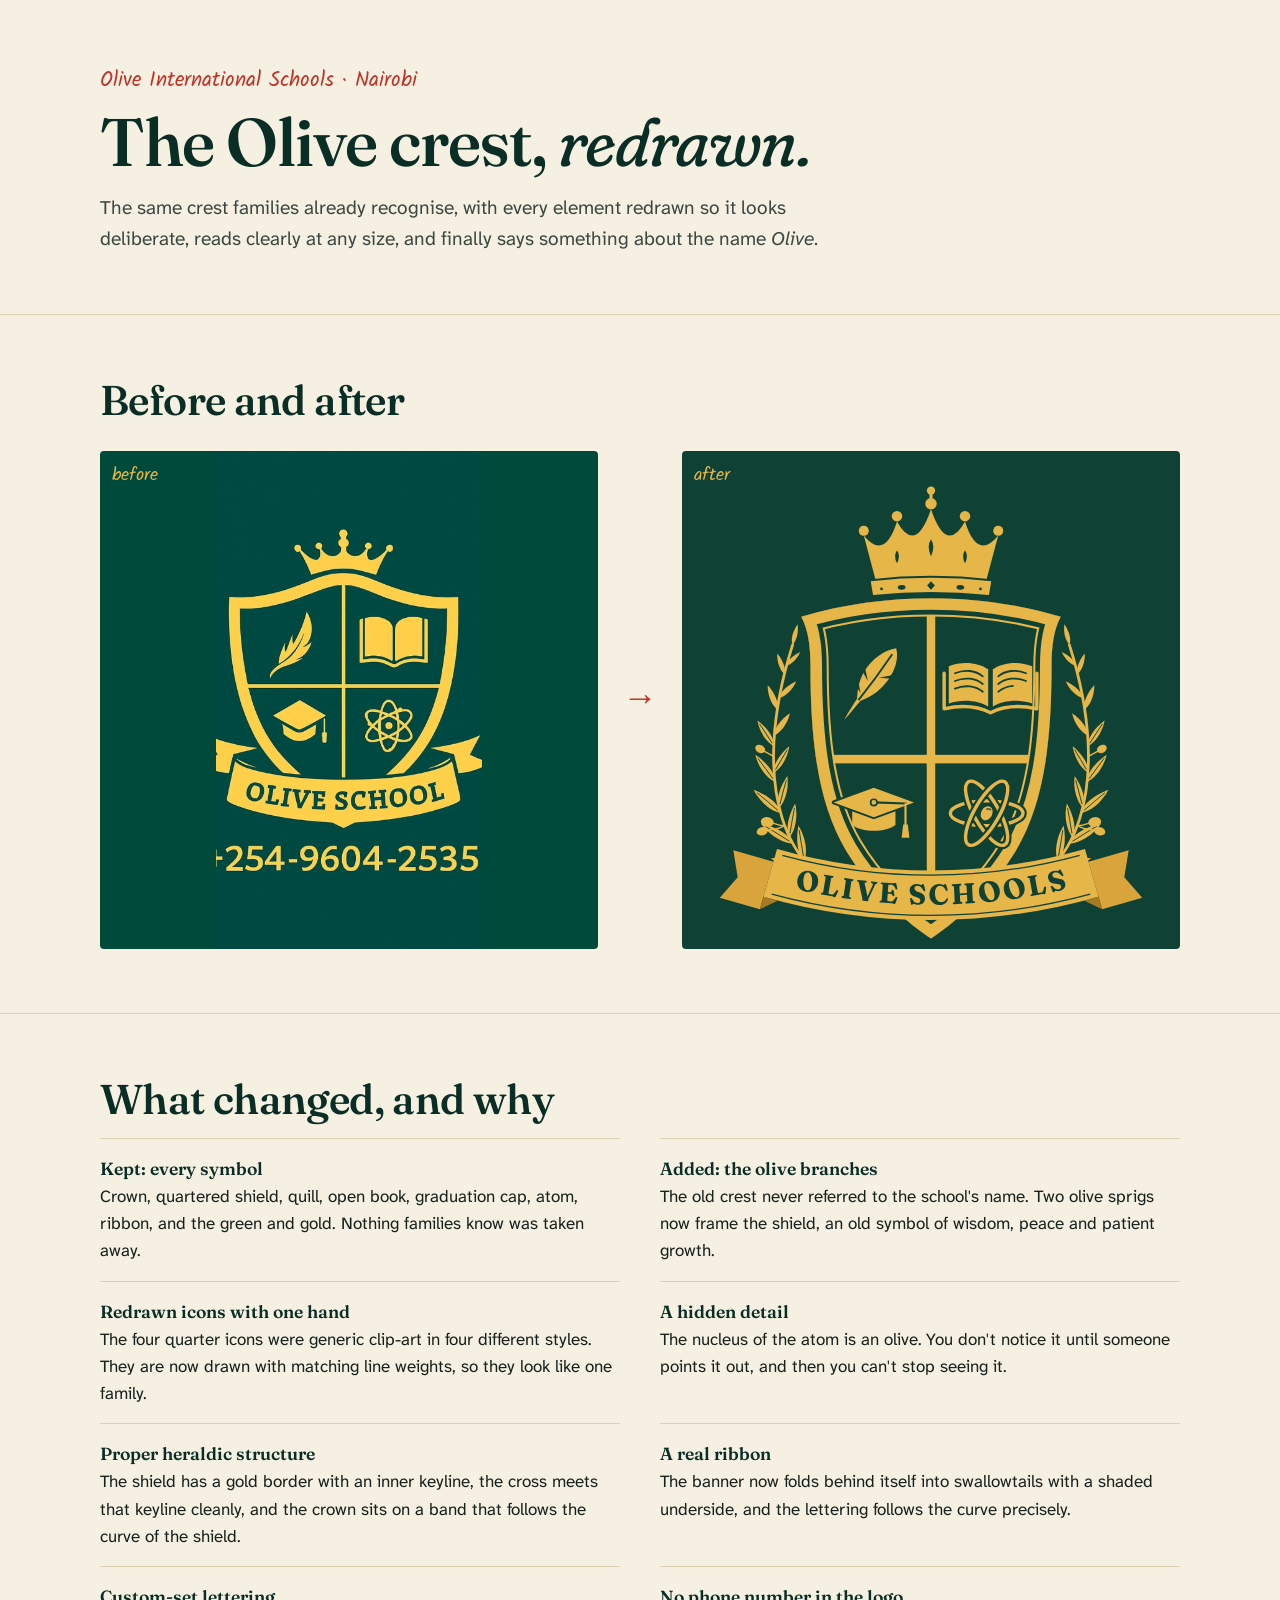
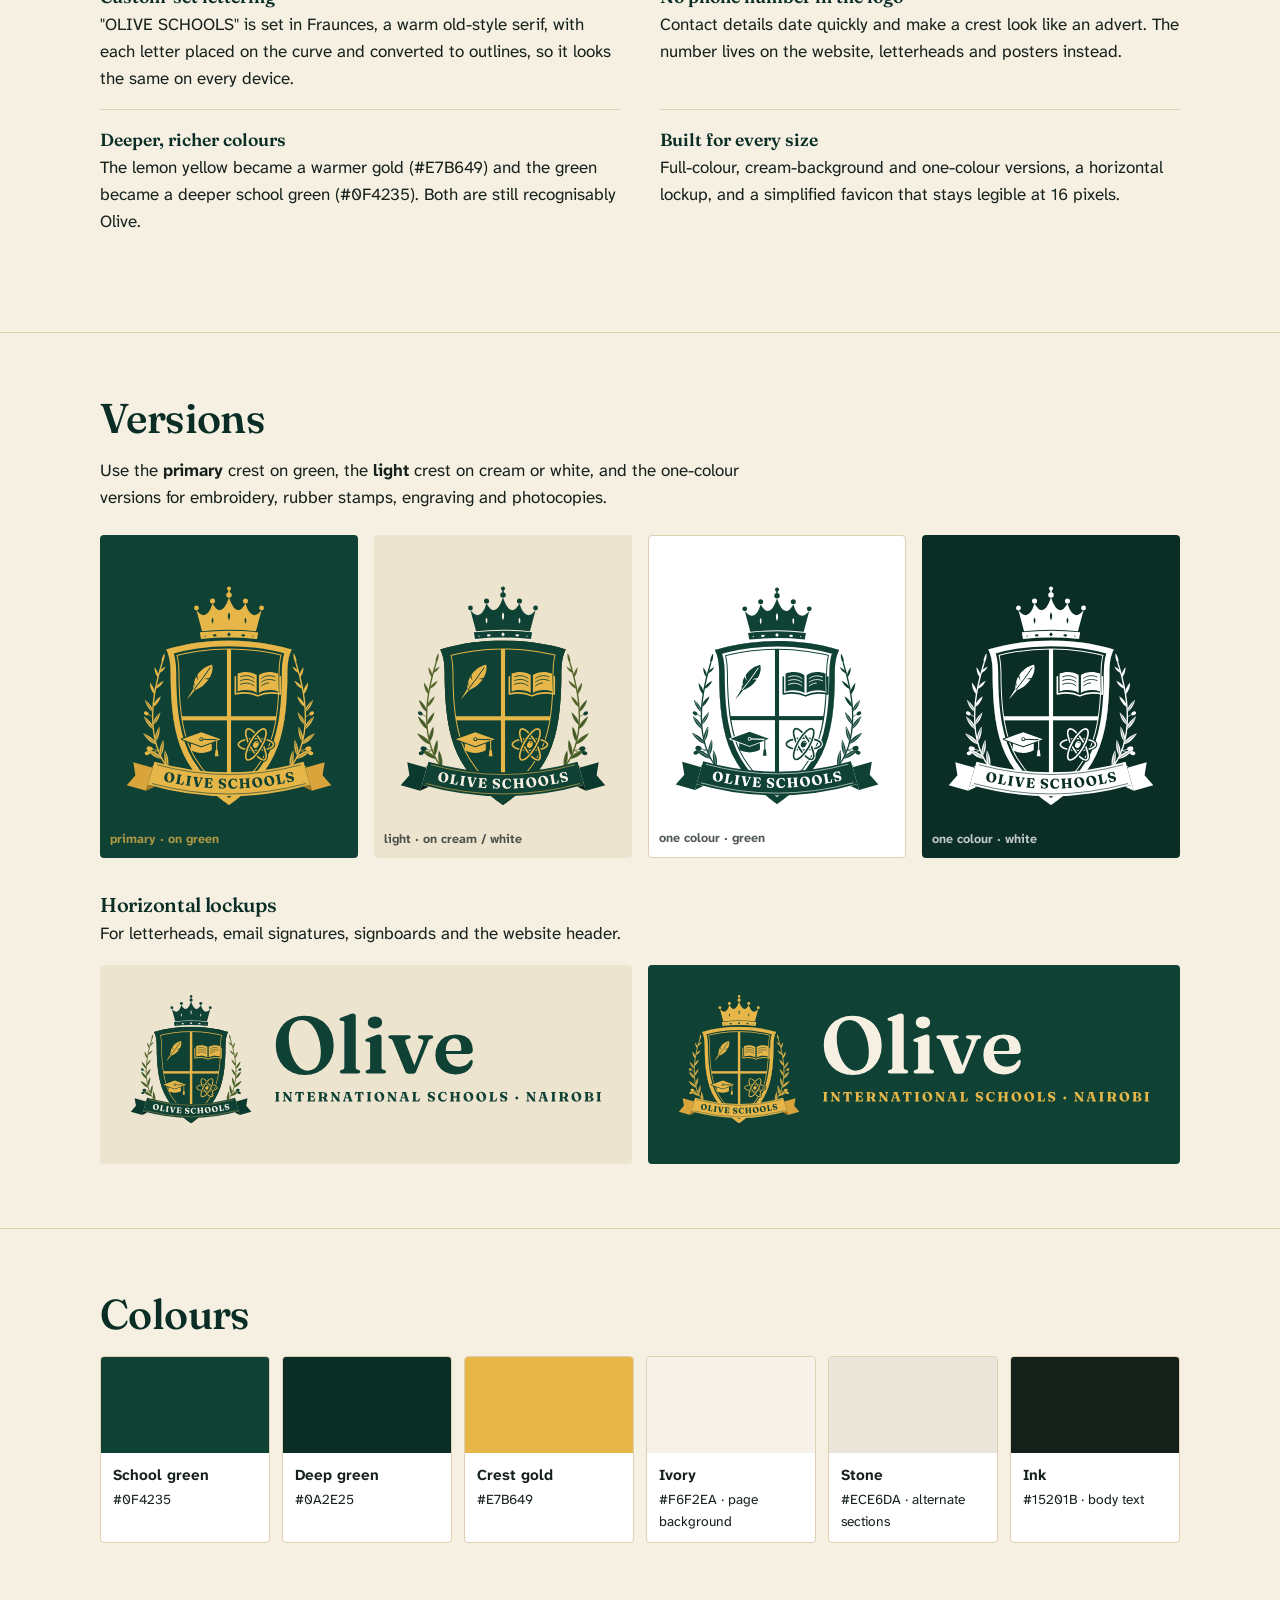
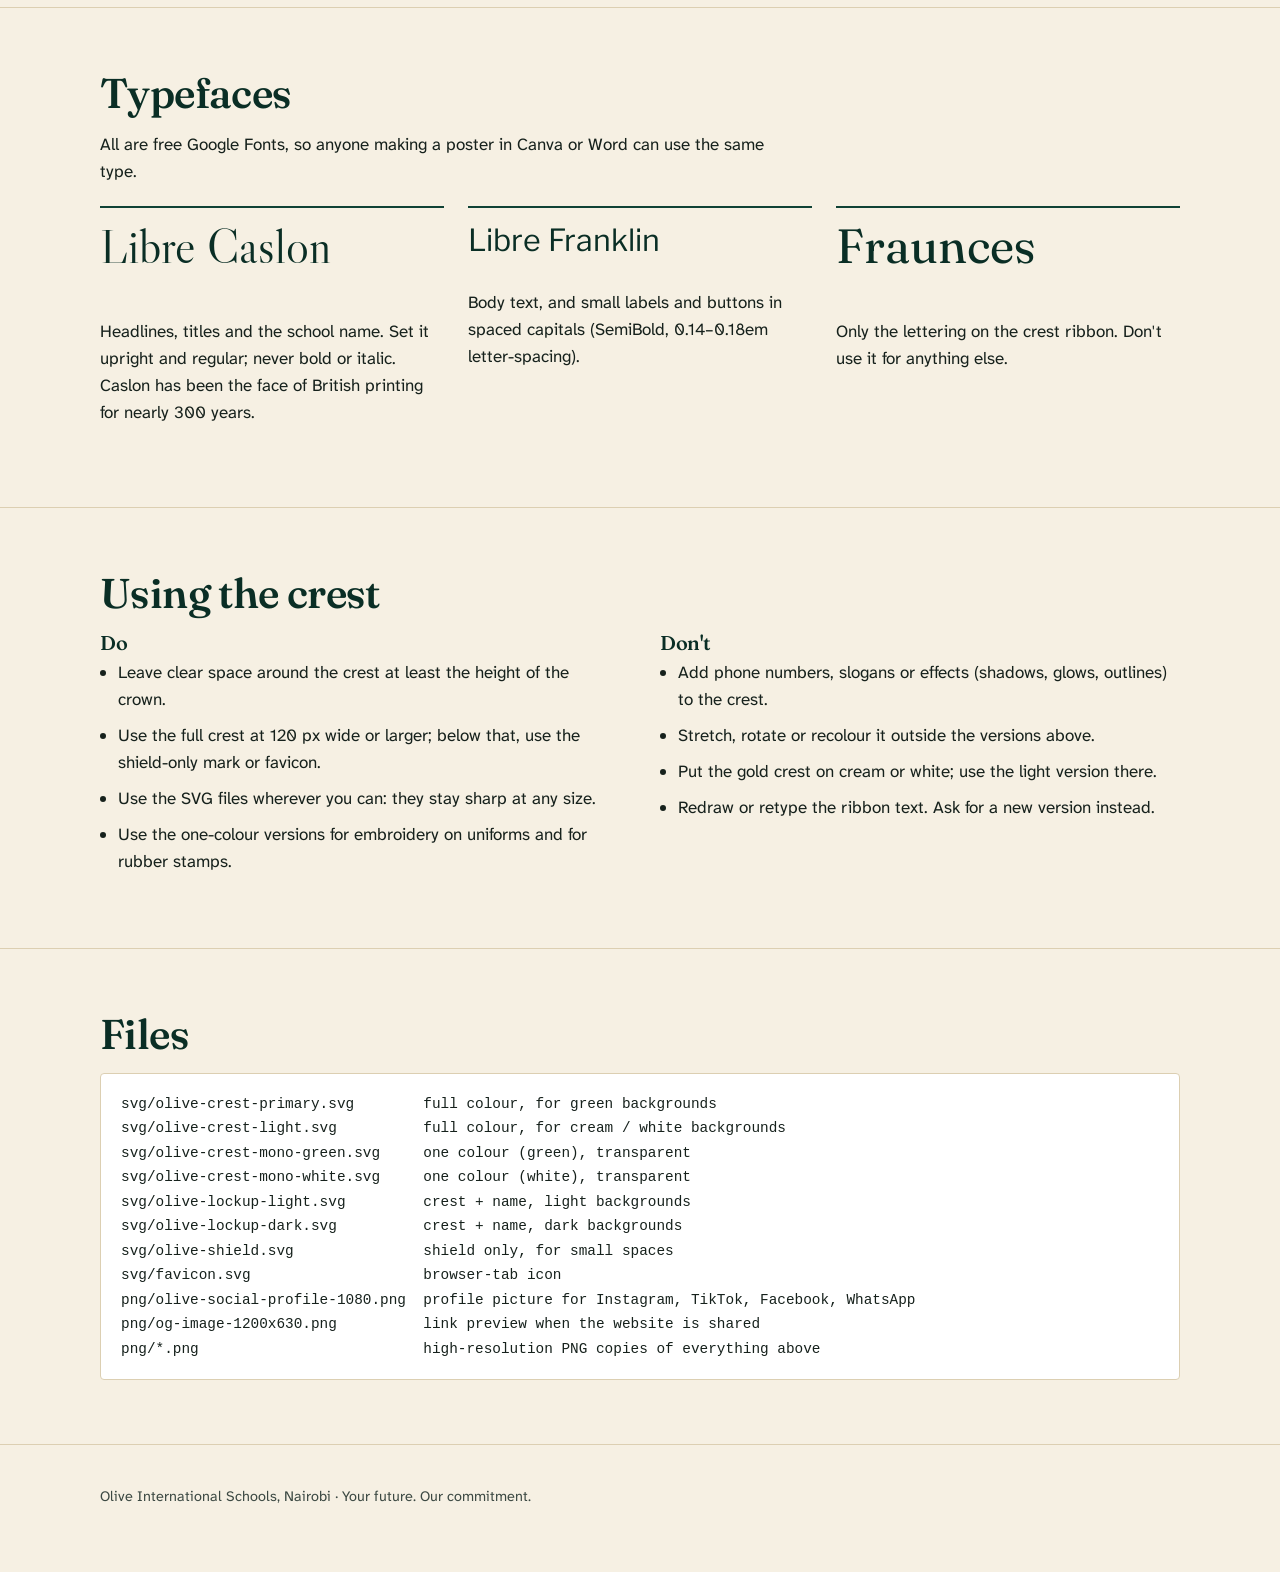
<file: brand/brand-guide.html>
<!doctype html>
<html lang="en-KE">
<head>
<meta charset="utf-8">
<meta name="viewport" content="width=device-width, initial-scale=1">
<title>Olive Crest Guide</title>
<link rel="icon" href="svg/favicon.svg" type="image/svg+xml">
<link rel="preconnect" href="https://fonts.googleapis.com">
<link rel="preconnect" href="https://fonts.gstatic.com" crossorigin>
<link rel="stylesheet" href="https://fonts.googleapis.com/css2?family=Libre+Caslon+Display&amp;family=Libre+Franklin:wght@400..800&amp;family=Atkinson+Hyperlegible+Next:ital,wght@0,400..800;1,400..800&amp;family=Fraunces:ital,opsz,wght,SOFT,WONK@0,9..144,300..700,0..100,0..1;1,9..144,300..700,0..100,0..1&amp;family=Kalam:wght@400;700&amp;display=swap">
<style>
  :root {
    --green: #0F4235; --green-deep: #0A2E25; --gold: #E7B649; --gold-deep: #B9892B;
    --cream: #F6F0E3; --cream-2: #EDE4D0; --line: #DCCFB2; --ink: #16211C; --ink-2: #3B4842; --olive: #55652A; --pen: #BF3426;
  }
  * { box-sizing: border-box; }
  body { margin: 0; background: var(--cream); color: var(--ink); font: 400 17px/1.6 "Atkinson Hyperlegible Next", system-ui, sans-serif; }
  .wrap { max-width: 1120px; margin: 0 auto; padding: 0 20px; }
  h1, h2, h3 { font-family: Fraunces, Georgia, serif; font-weight: 560; letter-spacing: -.015em; line-height: 1.05; margin: 0; color: var(--green-deep); }
  h1 { font-size: clamp(2.4rem, 6vw, 4.2rem); }
  h1 em, h2 em { font-style: italic; font-weight: 420; font-variation-settings: "SOFT" 100, "WONK" 1; }
  h2 { font-size: clamp(1.8rem, 3.6vw, 2.6rem); margin-bottom: 1rem; }
  h3 { font-size: 1.25rem; margin-bottom: .35rem; }
  p { margin: 0 0 1em; max-width: 64ch; }
  header { padding: 64px 0 40px; border-bottom: 1px solid var(--line); }
  header p { font-size: 1.2rem; color: var(--ink-2); margin-top: 1rem; }
  .hand { font-family: Kalam, cursive; color: var(--pen); font-size: 1.3rem; }
  section { padding: 64px 0; border-bottom: 1px solid var(--line); }
  .ba { display: grid; grid-template-columns: 1fr auto 1fr; gap: 24px; align-items: center; margin-top: 28px; }
  .ba figure { margin: 0; background: var(--green); border-radius: 4px; padding: 28px; aspect-ratio: 1; display: grid; place-items: center; position: relative; }
  .ba figure img { max-height: 100%; max-width: 100%; }
  .ba figure { overflow: hidden; }
  .ba figure.before { background: #004A3C; padding: 0; }
  .ba figure.before img { position: absolute; inset: 0; width: 100%; height: 100%; object-fit: contain; }
  .ba figcaption { position: absolute; left: 12px; top: 10px; font-family: Kalam, cursive; color: var(--gold); font-size: 1.1rem; }
  .ba .arrow { font-family: Kalam, cursive; color: var(--pen); font-size: 2.2rem; }
  .changes { display: grid; grid-template-columns: repeat(2, 1fr); gap: 0 40px; margin-top: 12px; list-style: none; padding: 0; }
  .changes li { padding: 16px 0; border-top: 1px solid var(--line); }
  .changes strong { display: block; font-family: Fraunces, serif; font-weight: 600; font-size: 1.1rem; color: var(--green-deep); }
  .variants { display: grid; grid-template-columns: repeat(4, 1fr); gap: 16px; margin-top: 24px; }
  .variant { border-radius: 4px; aspect-ratio: 4/5; display: grid; place-items: center; padding: 22px; position: relative; }
  .variant img { max-width: 100%; max-height: 100%; }
  .variant span { position: absolute; left: 10px; bottom: 8px; font-size: .78rem; font-weight: 700; opacity: .75; }
  .lockups { display: grid; grid-template-columns: 1fr 1fr; gap: 16px; margin-top: 16px; }
  .lockups div { border-radius: 4px; padding: 28px; }
  .lockups img { width: 100%; }
  .swatches { display: grid; grid-template-columns: repeat(6, 1fr); gap: 12px; margin-top: 20px; }
  .sw { border-radius: 4px; overflow: hidden; border: 1px solid var(--line); background: #fff; }
  .sw i { display: block; height: 96px; }
  .sw div { padding: 10px 12px; font-size: .86rem; }
  .sw b { display: block; font-size: .95rem; }
  .type { display: grid; grid-template-columns: repeat(3, 1fr); gap: 24px; margin-top: 20px; }
  .type div { border-top: 2px solid var(--green); padding-top: 14px; }
  .sample-display { font-family: Fraunces, serif; font-size: 3rem; line-height: 1; color: var(--green-deep); }
  .sample-body { font-size: 1.6rem; line-height: 1.2; }
  .sample-hand { font-family: Kalam, cursive; font-size: 2rem; color: var(--pen); line-height: 1.1; }
  .rules { display: grid; grid-template-columns: 1fr 1fr; gap: 40px; margin-top: 12px; }
  .rules ul { padding-left: 1.1rem; margin: 0; }
  .rules li { margin-bottom: .55rem; }
  .files { font-family: ui-monospace, Consolas, monospace; font-size: .9rem; background: #fff; border: 1px solid var(--line); border-radius: 4px; padding: 18px 20px; overflow-x: auto; white-space: pre; line-height: 1.7; }
  footer { padding: 40px 0 64px; color: var(--ink-2); font-size: .9rem; }
  @media (max-width: 820px) {
    .ba { grid-template-columns: 1fr; } .ba .arrow { text-align: center; transform: rotate(90deg); }
    .changes, .rules, .lockups, .type { grid-template-columns: 1fr; }
    .variants { grid-template-columns: 1fr 1fr; }
    .swatches { grid-template-columns: repeat(3, 1fr); }
  }
</style>
</head>
<body>

<header>
  <div class="wrap">
    <p class="hand" style="margin:0 0 .6rem">Olive International Schools · Nairobi</p>
    <h1>The Olive crest, <em>redrawn.</em></h1>
    <p>The same crest families already recognise, with every element redrawn so it looks deliberate, reads clearly at any size, and finally says something about the name <em>Olive</em>.</p>
  </div>
</header>

<section>
  <div class="wrap">
    <h2>Before and after</h2>
    <div class="ba">
      <figure class="before"><figcaption>before</figcaption><img src="../WhatsApp%20Image%202026-10-23%20at%2019.41.46.jpeg" alt="The original Olive School crest, with the phone number underneath."></figure>
      <div class="arrow" aria-hidden="true">→</div>
      <figure><figcaption>after</figcaption><img src="svg/olive-crest-primary.svg" alt="The redrawn Olive Schools crest."></figure>
    </div>
  </div>
</section>

<section>
  <div class="wrap">
    <h2>What changed, and why</h2>
    <ul class="changes">
      <li><strong>Kept: every symbol</strong>Crown, quartered shield, quill, open book, graduation cap, atom, ribbon, and the green and gold. Nothing families know was taken away.</li>
      <li><strong>Added: the olive branches</strong>The old crest never referred to the school's name. Two olive sprigs now frame the shield, an old symbol of wisdom, peace and patient growth.</li>
      <li><strong>Redrawn icons with one hand</strong>The four quarter icons were generic clip-art in four different styles. They are now drawn with matching line weights, so they look like one family.</li>
      <li><strong>A hidden detail</strong>The nucleus of the atom is an olive. You don't notice it until someone points it out, and then you can't stop seeing it.</li>
      <li><strong>Proper heraldic structure</strong>The shield has a gold border with an inner keyline, the cross meets that keyline cleanly, and the crown sits on a band that follows the curve of the shield.</li>
      <li><strong>A real ribbon</strong>The banner now folds behind itself into swallowtails with a shaded underside, and the lettering follows the curve precisely.</li>
      <li><strong>Custom-set lettering</strong>"OLIVE SCHOOLS" is set in Fraunces, a warm old-style serif, with each letter placed on the curve and converted to outlines, so it looks the same on every device.</li>
      <li><strong>No phone number in the logo</strong>Contact details date quickly and make a crest look like an advert. The number lives on the website, letterheads and posters instead.</li>
      <li><strong>Deeper, richer colours</strong>The lemon yellow became a warmer gold (#E7B649) and the green became a deeper school green (#0F4235). Both are still recognisably Olive.</li>
      <li><strong>Built for every size</strong>Full-colour, cream-background and one-colour versions, a horizontal lockup, and a simplified favicon that stays legible at 16 pixels.</li>
    </ul>
  </div>
</section>

<section>
  <div class="wrap">
    <h2>Versions</h2>
    <p>Use the <b>primary</b> crest on green, the <b>light</b> crest on cream or white, and the one-colour versions for embroidery, rubber stamps, engraving and photocopies.</p>
    <div class="variants">
      <div class="variant" style="background:var(--green)"><img src="svg/olive-crest-primary.svg" alt="Primary crest"><span style="color:var(--gold)">primary · on green</span></div>
      <div class="variant" style="background:var(--cream-2)"><img src="svg/olive-crest-light.svg" alt="Light crest"><span>light · on cream / white</span></div>
      <div class="variant" style="background:#fff;border:1px solid var(--line)"><img src="svg/olive-crest-mono-green.svg" alt="One-colour green crest"><span>one colour · green</span></div>
      <div class="variant" style="background:var(--green-deep)"><img src="svg/olive-crest-mono-white.svg" alt="One-colour white crest"><span style="color:#fff">one colour · white</span></div>
    </div>
    <h3 style="margin-top:36px">Horizontal lockups</h3>
    <p>For letterheads, email signatures, signboards and the website header.</p>
    <div class="lockups">
      <div style="background:var(--cream-2)"><img src="svg/olive-lockup-light.svg" alt="Horizontal lockup for light backgrounds"></div>
      <div style="background:var(--green)"><img src="svg/olive-lockup-dark.svg" alt="Horizontal lockup for dark backgrounds"></div>
    </div>
  </div>
</section>

<section>
  <div class="wrap">
    <h2>Colours</h2>
    <div class="swatches">
      <div class="sw"><i style="background:#0F4235"></i><div><b>School green</b>#0F4235</div></div>
      <div class="sw"><i style="background:#0A2E25"></i><div><b>Deep green</b>#0A2E25</div></div>
      <div class="sw"><i style="background:#E7B649"></i><div><b>Crest gold</b>#E7B649</div></div>
      <div class="sw"><i style="background:#F6F2EA"></i><div><b>Ivory</b>#F6F2EA · page background</div></div>
      <div class="sw"><i style="background:#ECE6DA"></i><div><b>Stone</b>#ECE6DA · alternate sections</div></div>
      <div class="sw"><i style="background:#15201B"></i><div><b>Ink</b>#15201B · body text</div></div>
    </div>
  </div>
</section>

<section>
  <div class="wrap">
    <h2>Typefaces</h2>
    <p>All are free Google Fonts, so anyone making a poster in Canva or Word can use the same type.</p>
    <div class="type">
      <div><p class="sample-display" style="font-family:'Libre Caslon Display',serif;font-weight:400">Libre Caslon</p><p>Headlines, titles and the school name. Set it upright and regular; never bold or italic. Caslon has been the face of British printing for nearly 300 years.</p></div>
      <div><p class="sample-body" style="font-family:'Libre Franklin',sans-serif;font-size:1.9rem;color:var(--green-deep)">Libre Franklin</p><p>Body text, and small labels and buttons in spaced capitals (SemiBold, 0.14–0.18em letter-spacing).</p></div>
      <div><p class="sample-display">Fraunces</p><p>Only the lettering on the crest ribbon. Don't use it for anything else.</p></div>
    </div>
  </div>
</section>

<section>
  <div class="wrap">
    <h2>Using the crest</h2>
    <div class="rules">
      <div>
        <h3>Do</h3>
        <ul>
          <li>Leave clear space around the crest at least the height of the crown.</li>
          <li>Use the full crest at 120&nbsp;px wide or larger; below that, use the shield-only mark or favicon.</li>
          <li>Use the SVG files wherever you can: they stay sharp at any size.</li>
          <li>Use the one-colour versions for embroidery on uniforms and for rubber stamps.</li>
        </ul>
      </div>
      <div>
        <h3>Don't</h3>
        <ul>
          <li>Add phone numbers, slogans or effects (shadows, glows, outlines) to the crest.</li>
          <li>Stretch, rotate or recolour it outside the versions above.</li>
          <li>Put the gold crest on cream or white; use the light version there.</li>
          <li>Redraw or retype the ribbon text. Ask for a new version instead.</li>
        </ul>
      </div>
    </div>
  </div>
</section>

<section>
  <div class="wrap">
    <h2>Files</h2>
    <div class="files">svg/olive-crest-primary.svg        full colour, for green backgrounds
svg/olive-crest-light.svg          full colour, for cream / white backgrounds
svg/olive-crest-mono-green.svg     one colour (green), transparent
svg/olive-crest-mono-white.svg     one colour (white), transparent
svg/olive-lockup-light.svg         crest + name, light backgrounds
svg/olive-lockup-dark.svg          crest + name, dark backgrounds
svg/olive-shield.svg               shield only, for small spaces
svg/favicon.svg                    browser-tab icon
png/olive-social-profile-1080.png  profile picture for Instagram, TikTok, Facebook, WhatsApp
png/og-image-1200x630.png          link preview when the website is shared
png/*.png                          high-resolution PNG copies of everything above</div>
  </div>
</section>

<footer>
  <div class="wrap">Olive International Schools, Nairobi · Your future. Our commitment.</div>
</footer>
</body>
</html>
</file>
